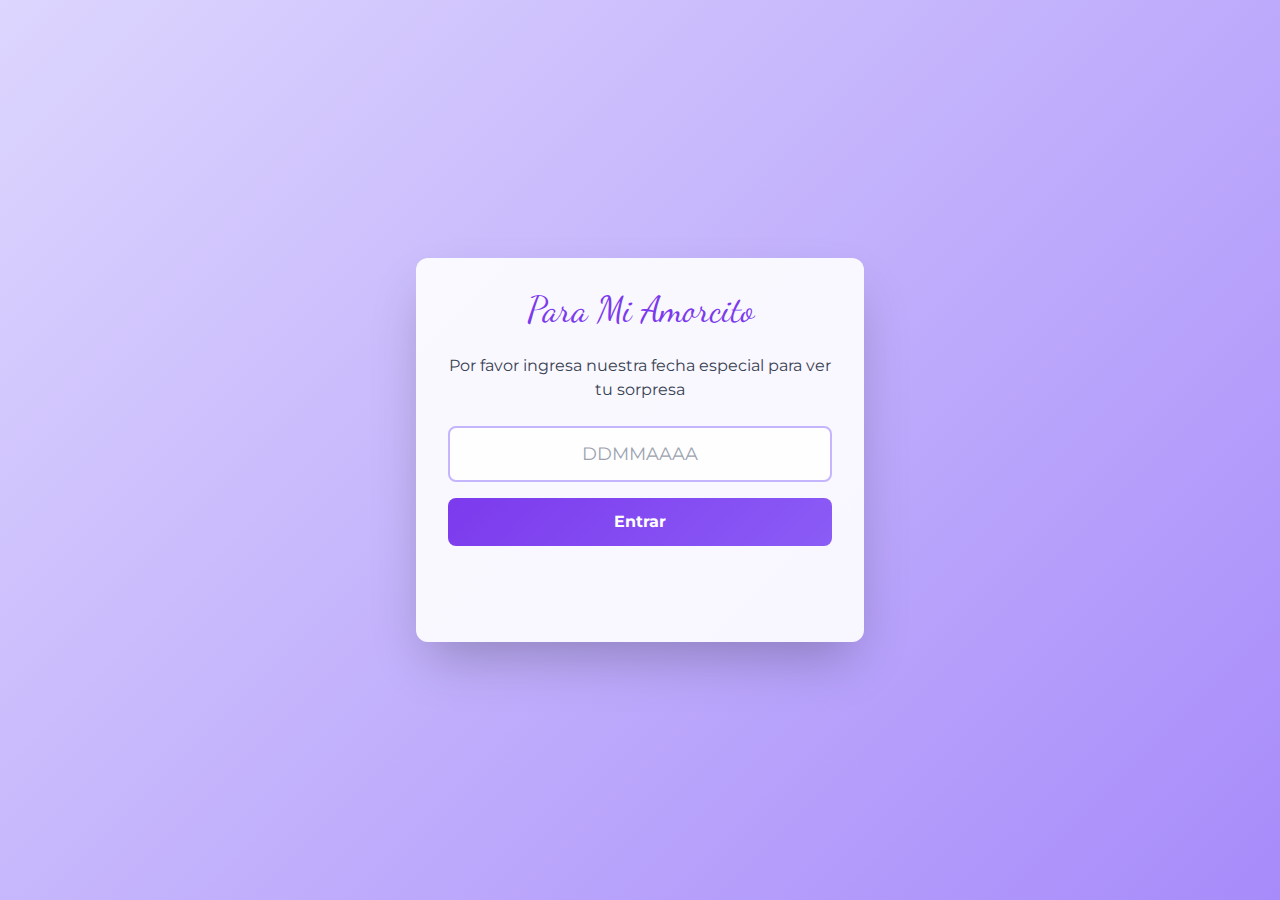
<file: index.html>
<!DOCTYPE html>
<html lang="es">
  <head>
    <meta charset="UTF-8" />
    <title>Index</title>
    <link rel="stylesheet" href="../css/styles.css" />
    
  </head>



  <body>
    <div
      class="login-container flex flex-col items-center justify-center"
      id="loginScreen"
    >
      <div
        class="bg-white bg-opacity-90 p-8 rounded-xl shadow-2xl max-w-md w-full"
      >
        <h1 class="romantic-title text-4xl text-center text-violet-600 mb-6">
          Para Mi Amorcito
        </h1>
        <p class="text-center text-gray-700 mb-6">
          Por favor ingresa nuestra fecha especial para ver tu sorpresa
        </p>
        <div class="mb-4">
          <input
            class="password-input w-full px-4 py-3 rounded-lg text-center text-lg"
            id="passwordInput"
            placeholder="DDMMAAAA"
            type="password"
          />
        </div>
        <div class="text-center">
          <button
            class="btn-login text-white font-bold py-3 px-6 rounded-lg w-full"
            id="loginButton"
          >
            Entrar
          </button>
        </div>
        <p
          class="error-message text-red-500 text-center mt-4"
          id="errorMessage"
        >
          Fecha incorrecta, mi Puchumguita. Intenta de nuevo.
        </p>
      </div>
    </div>
    <script src="../js/script.js"></script>
  </body>
</html>
</file>
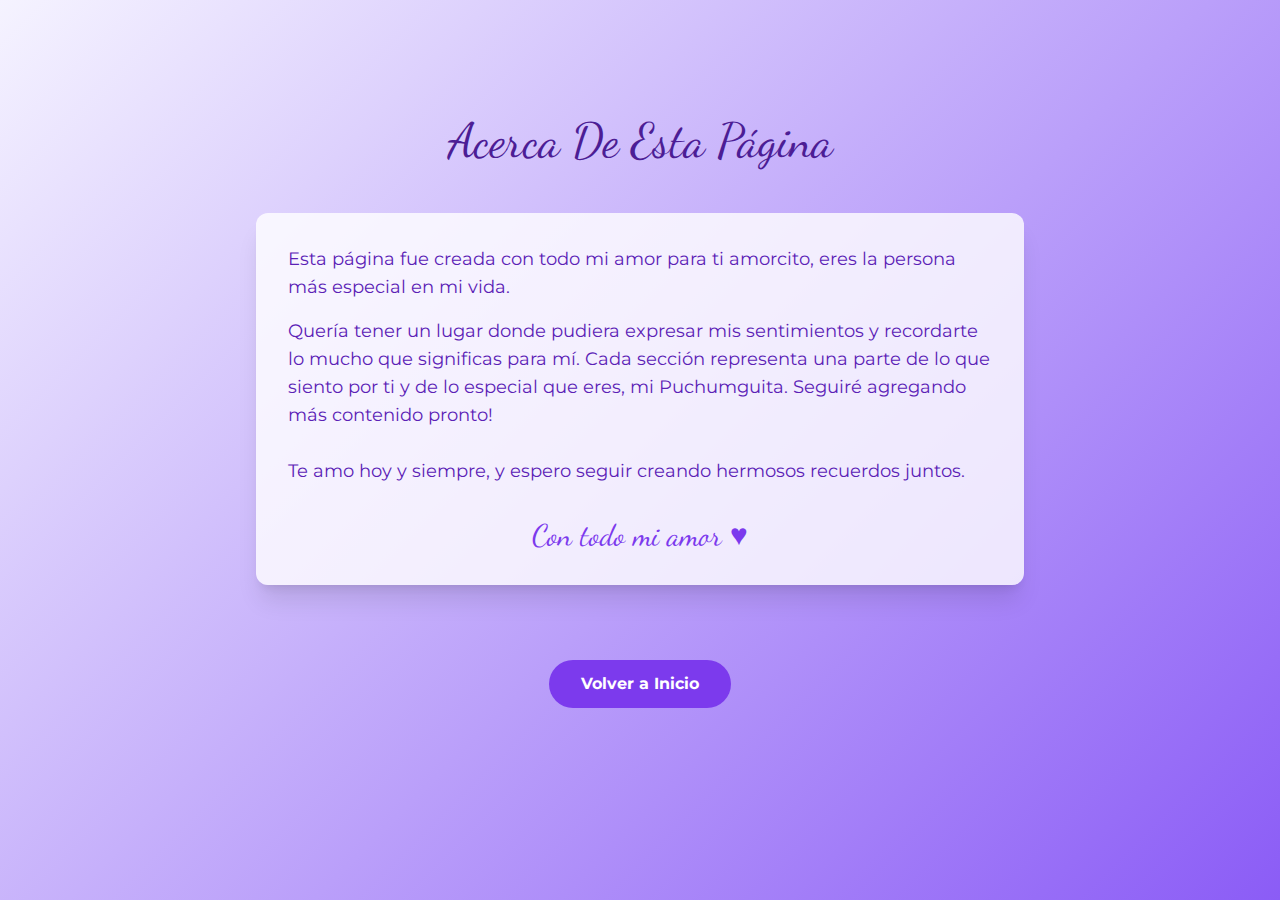
<file: acerca.html>
<!DOCTYPE html>
<html lang="es">
<head>
    <meta charset="UTF-8">
    <title>Section4</title>
    <link rel="stylesheet" href="../css/styles.css">
        <style>
      /* Animación de flores cayendo */
      .flowers {
        position: fixed;
        top: 0;
        left: 0;
        width: 100vw;
        height: 100vh;
        pointer-events: none;
        overflow: hidden;
        z-index: 1;
      }

      .flower {
        position: absolute;
        top: -50px; /* empieza fuera de la pantalla */
        background-image: url('../img/corazon.png');
        background-size: contain;
        background-repeat: no-repeat;
        opacity: 0.8;
        animation-name: fall;
        animation-timing-function: linear;
        animation-iteration-count: infinite;
      }

            .custom-button {
        background-color: #7c3aed;
        color: white;
        padding: 0.75rem 2rem;
        border-radius: 9999px;
        font-weight: bold;
        transition: background-color 0.3s ease;
        margin: 75px;
      }

      .custom-button:hover {
        background-color: #5b21b6;
      }

      @keyframes fall {
        0% {
          transform: translateY(0) rotate(0deg);
          opacity: 0;
        }
        10% {
          opacity: 1;
        }
        100% {
          transform: translateY(110vh) rotate(0deg);
          opacity: 0.8;
        }
      }
    </style>
</head>
<body>
    <section class="section section-4" id="section4">
<div class="container mx-auto px-4 py-16 z-10 relative">
<h2 class="romantic-title text-4xl md:text-5xl text-center text-violet-900 mb-12">Acerca De Esta Página</h2>
<div class="bg-white bg-opacity-80 rounded-xl shadow-xl p-8 max-w-3xl mx-auto">
<p class="text-lg text-violet-800 mb-4">Esta página fue creada con todo mi amor para ti amorcito, eres la persona más especial en mi vida.</p>
<Cada class="text-lg text-violet-800 mb-4">Quería tener un lugar donde pudiera expresar mis sentimientos y recordarte lo mucho que significas para mí. Cada sección representa una parte de lo que siento por ti y de lo especial que eres, mi Puchumguita. Seguiré agregando más contenido pronto!</p> <br>
<p class="text-lg text-violet-800">Te amo hoy y siempre, y espero seguir creando hermosos recuerdos juntos.</p>
<div class="mt-8 text-center">
<p class="romantic-title text-3xl text-violet-600">Con todo mi amor ♥</p>
</div>
</div>
 <div class="flowers" id="flowers"></div>

       <div class="flex justify-center mt-12" id="atras">
        <button class="custom-button" onclick="inicio()" style="margin-inline: 50px;">
          Volver a Inicio
        </button>
      </div>
    </section>
    <script src="../js/script.js"></script>
    <script>
      // Crear flores animadas cayendo
      const flowersContainer = document.getElementById('flowers');
      const flowerCount = 100;

      for (let i = 0; i < flowerCount; i++) {
        const flower = document.createElement('div');
        flower.classList.add('flower');

        // Posición horizontal aleatoria (0 a 100 vw)
        flower.style.left = Math.random() * 100 + 'vw';

        // Tamaño aleatorio entre 20 y 40 px
        const size = 20 + Math.random() * 20;
        flower.style.width = size + 'px';
        flower.style.height = size + 'px';

        // Duración y delay aleatorio para la animación
        flower.style.animationDuration = (5 + Math.random() * 10) + 's';
        flower.style.animationDelay = (Math.random() * 15) + 's';

        flowersContainer.appendChild(flower);
      }

      function inicio() {window.location.href = "hermosa.html";}
    </script>
  </body>
</html>
</file>
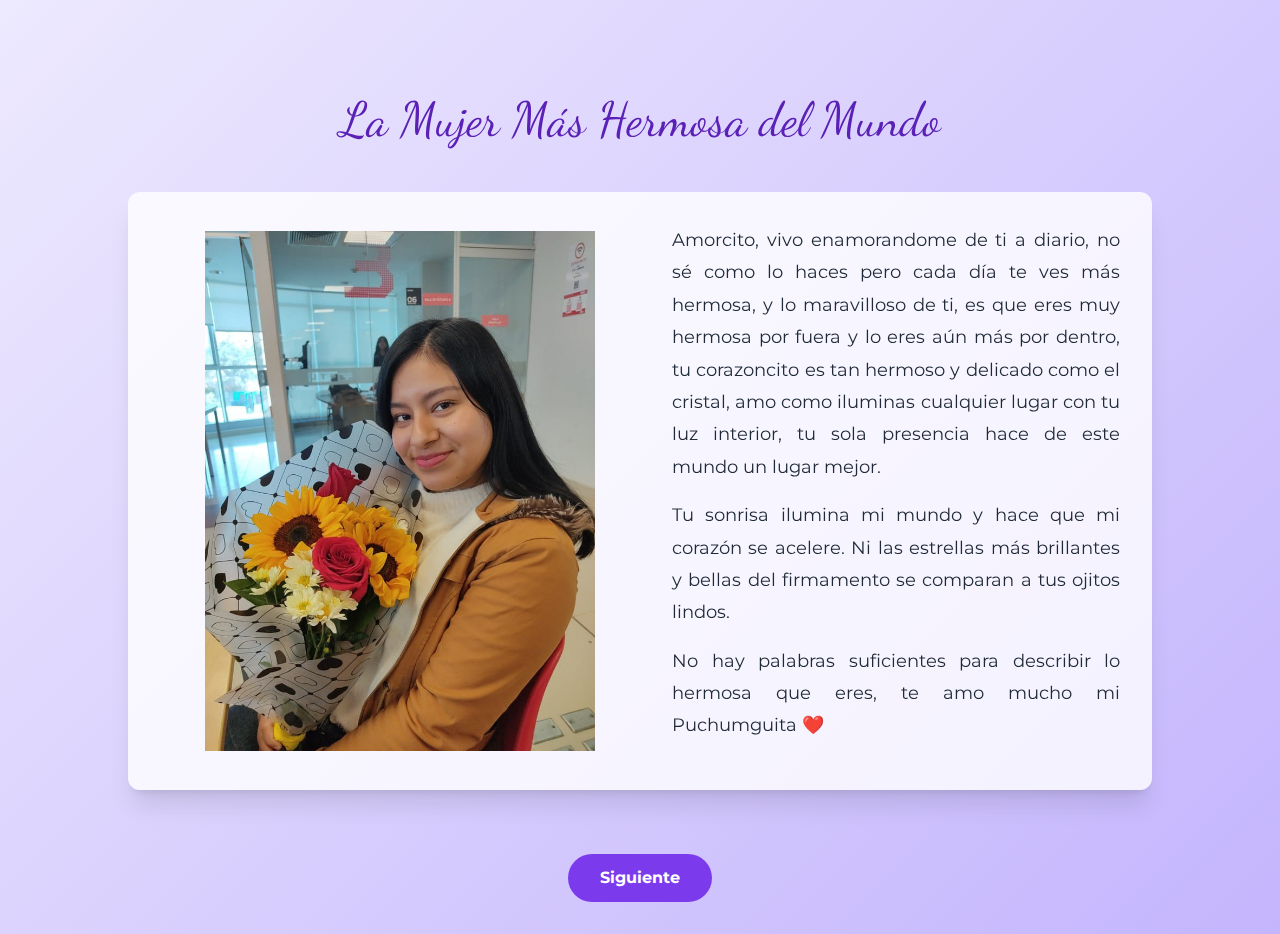
<file: hermosa.html>
<!DOCTYPE html>
<html lang="es">
  <head>
    <meta charset="UTF-8" />
    <title>Section1</title>
    <link rel="stylesheet" href="../css/styles.css" />
    <style>
      /* Animación de flores cayendo */
      .flowers {
        position: fixed;
        top: 0;
        left: 0;
        width: 100vw;
        height: 100vh;
        pointer-events: none;
        overflow: hidden;
        z-index: 1;
      }

      .flower {
        position: absolute;
        top: -50px; /* empieza fuera de la pantalla */
        background-image: url('../img/sunflower.png');
        background-size: contain;
        background-repeat: no-repeat;
        opacity: 0.8;
        animation-name: fall;
        animation-timing-function: linear;
        animation-iteration-count: infinite;
      }

      
            .custom-button {
        background-color: #7c3aed;
        color: white;
        padding: 0.75rem 2rem;
        border-radius: 9999px;
        font-weight: bold;
        transition: background-color 0.3s ease;
      }

      .custom-button:hover {
        background-color: #5b21b6;
      }

      @keyframes fall {
        0% {
          transform: translateY(0) rotate(0deg);
          opacity: 0;
        }
        10% {
          opacity: 1;
        }
        100% {
          transform: translateY(110vh) rotate(360deg);
          opacity: 0.8;
        }
      }
    </style>
  </head>
  <body>
    <section class="section section-1" id="section1">
      <div class="container mx-auto px-4 py-16 z-10 relative">
        <h2
          class="romantic-title text-4xl md:text-5xl text-center text-violet-800 mb-12"
        >
          La Mujer Más Hermosa del Mundo
        </h2>
        <div
          class="bg-white bg-opacity-80 rounded-xl shadow-xl p-8 max-w-5xl mx-auto"
        >
          <div class="flex flex-col md:flex-row items-center">
            <!-- Imagen -->
            <div class="md:w-1/2 mb-6 md:mb-0 flex justify-center">
              <img
                style="height: 520px;"
                src="../img/la_mas_hermosa.jpeg"
                alt="Foto de la mujer más hermosa"
                class="w-auto object-cover rounded-2xl shadow-lg border-4 border-violet-200"
              />
            </div>
            <div class="md:w-1/2 md:pl-8">
              <p
                class="text-lg text-gray-800 mb-4"
                style="text-align: justify; line-height: 1.8;"
              >
                Amorcito, vivo enamorandome de ti a diario, no sé como lo haces
                pero cada día te ves más hermosa, y lo maravilloso de ti, es
                que eres muy hermosa por fuera y lo eres aún más por dentro, tu
                corazoncito es tan hermoso y delicado como el cristal, amo como
                iluminas cualquier lugar con tu luz interior, tu sola presencia
                hace de este mundo un lugar mejor.
              </p>
              <p
                class="text-lg text-gray-800 mb-4"
                style="text-align: justify; line-height: 1.8;"
              >
                Tu sonrisa ilumina mi mundo y hace que mi corazón se acelere.
                Ni las estrellas más brillantes y bellas del firmamento se
                comparan a tus ojitos lindos.
              </p>
              <p
                class="text-lg text-gray-800 mb-4"
                style="text-align: justify; line-height: 1.8;"
              >
                No hay palabras suficientes para describir lo hermosa que eres,
                te amo mucho mi Puchumguita ❤️ ​
              </p>
            </div>
          </div>
        </div>
      </div>
      <!-- Contenedor para las flores -->
      <div class="flowers" id="flowers"></div>

      <div class="flex justify-center mt-12" id="atras">
        <button class="custom-button" onclick="siguiente()" style="margin-inline: 50px;">
          Siguiente
        </button>
      </div>

    </section>
    <script src="../js/script.js"></script>
    <script>
      // Crear flores animadas cayendo
      const flowersContainer = document.getElementById('flowers');
      const flowerCount = 100;

      for (let i = 0; i < flowerCount; i++) {
        const flower = document.createElement('div');
        flower.classList.add('flower');

        // Posición horizontal aleatoria (0 a 100 vw)
        flower.style.left = Math.random() * 100 + 'vw';

        // Tamaño aleatorio entre 20 y 40 px
        const size = 20 + Math.random() * 20;
        flower.style.width = size + 'px';
        flower.style.height = size + 'px';

        // Duración y delay aleatorio para la animación
        flower.style.animationDuration = (5 + Math.random() * 10) + 's';
        flower.style.animationDelay = (Math.random() * 15) + 's';

        flowersContainer.appendChild(flower);
      }

      function siguiente() {window.location.href = "mejor.html";}

    </script>
  </body>
</html>
</file>
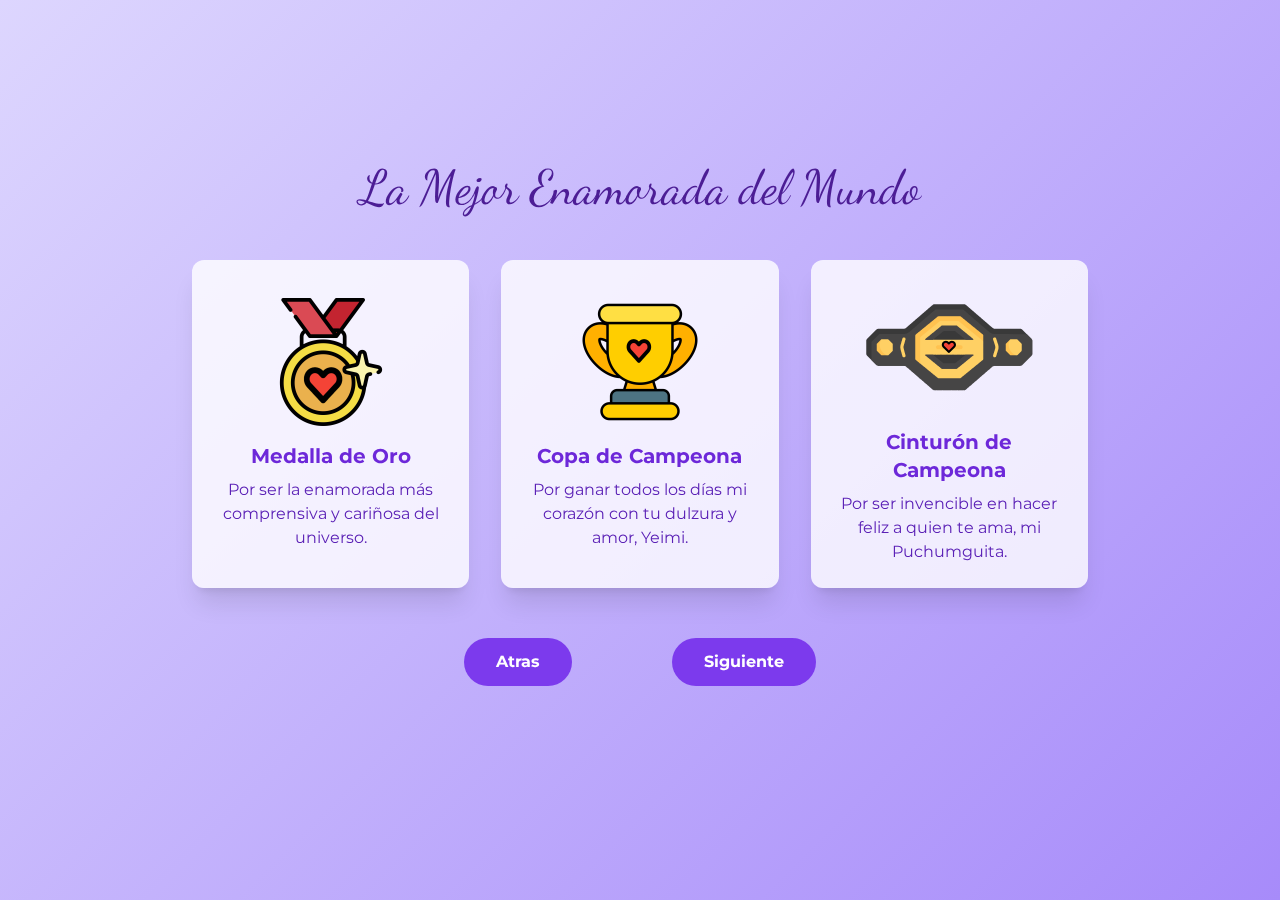
<file: mejor.html>
<!DOCTYPE html>
<html lang="es">
  <head>
    <meta charset="UTF-8" />
    <title>Section2</title>
    <link rel="stylesheet" href="../css/styles.css" />
    <style>
      /* Animación de flores cayendo */
      .flowers {
        position: fixed;
        top: 0;
        left: 0;
        width: 100vw;
        height: 100vh;
        pointer-events: none;
        overflow: hidden;
        z-index: 1;
      }

      .flower {
        position: absolute;
        top: -50px; /* empieza fuera de la pantalla */
        background-image: url('../img/estrella.png');
        background-size: contain;
        background-repeat: no-repeat;
        opacity: 0.8;
        animation-name: fall;
        animation-timing-function: linear;
        animation-iteration-count: infinite;
      }

      @keyframes fall {
        0% {
          transform: translateY(0) rotate(0deg);
          opacity: 0;
        }
        10% {
          opacity: 1;
        }
        100% {
          transform: translateY(110vh) rotate(360deg);
          opacity: 0.8;
        }
      }
     
      .award {
        display: flex;
        flex-direction: column;
        align-items: center;
        justify-content: center;
      }

      .award img {
        width: 128px;
        height: 128px;
        object-fit: contain;
        margin-bottom: 1rem;
      }

      .custom-button {
        background-color: #7c3aed;
        color: white;
        padding: 0.75rem 2rem;
        border-radius: 9999px;
        font-weight: bold;
        transition: background-color 0.3s ease;
      }

      .custom-button:hover {
        background-color: #5b21b6;
      }

      /* Oculto al inicio */
      #extra-award {
        display: none;
      }
    </style>
  </head>
  <body>
    <section class="section section-2" id="section2">
      <div class="container mx-auto px-4 py-16 z-10 relative">
        <h2 class="romantic-title text-4xl md:text-5xl text-center text-violet-900 mb-12">
          La Mejor Enamorada del Mundo
        </h2>

        <!-- Grid de los 3 premios -->
        <div class="grid grid-cols-1 md:grid-cols-3 gap-8 max-w-4xl mx-auto">
          <div class="award bg-white bg-opacity-80 rounded-xl shadow-xl p-6 text-center">
            <img src="../img/medalla.png" alt="Medalla de Oro" />
            <h3 class="text-xl font-bold text-violet-700 mb-2">Medalla de Oro</h3>
            <p class="text-violet-800">
              Por ser la enamorada más comprensiva y cariñosa del universo.
            </p>
          </div>

          <div class="award bg-white bg-opacity-80 rounded-xl shadow-xl p-6 text-center">
            <img src="../img/trofeo.png" alt="Copa de Campeona" />
            <h3 class="text-xl font-bold text-violet-700 mb-2">Copa de Campeona</h3>
            <p class="text-violet-800">
              Por ganar todos los días mi corazón con tu dulzura y amor, Yeimi.
            </p>
          </div>

          <div class="award bg-white bg-opacity-80 rounded-xl shadow-xl p-6 text-center">
            <img src="../img/cinturon.png" alt="Cinturón de Campeona" style="width: 600px;" />
            <h3 class="text-xl font-bold text-violet-700 mb-2">Cinturón de Campeona</h3>
            <p class="text-violet-800">
              Por ser invencible en hacer feliz a quien te ama, mi Puchumguita.
            </p>
          </div>
        </div>


      <div class="h-60 flex items-center justify-center" style="margin: 50px;">

                    <!-- Botón centrado -->
      <div class="flex justify-center mt-12" id="siguiente">
        <button class="custom-button" onclick="atras()"style="margin-inline: 50px;">
          Atras
        </button>
      </div>

      <div class="flex justify-center mt-12" id="atras">
        <button class="custom-button" onclick="mostrarExtraAward()" style="margin-inline: 50px;">
          Siguiente
        </button>
      </div>

      </div>
        <!-- Premio adicional oculto al principio -->
        <div
          id="extra-award"
          class="award bg-white bg-opacity-80 rounded-xl shadow-xl p-6 text-center mt-12 max-w-4xl mx-auto"
        >
          <img src="../img/corona.png" alt="Corona de Reina" style="margin: 0 auto;" />
          <h3 class="text-xl font-bold text-violet-700 mb-2">Corona de Reina</h3>
          <p class="text-violet-800">
            Porque eres la reina de mi vida y de mi corazón!
          </p>
        </div>
      </div>

      <!-- Contenedor para las estrellas animadas -->
      <div class="flowers" id="flowers"></div>
    </section>

    <script src="../js/script.js"></script>
    <script>
      let i = 0;

      function mostrarExtraAward() {
        i++;
        if (i === 1) {
          const extraAward = document.getElementById("extra-award");
          extraAward.style.display = "block";

          // Crear estrellas cayendo solo cuando aparece la corona
          crearEstrellas();

          setTimeout(() => {
            extraAward.scrollIntoView({ behavior: "smooth" });
          }, 100);
        } else if (i === 2) {
          window.location.href = "momentos.html";
        }
      }

      function crearEstrellas() {
        const flowersContainer = document.getElementById('flowers');
        const flowerCount = 100;

        for (let i = 0; i < flowerCount; i++) {
          const flower = document.createElement('div');
          flower.classList.add('flower');

          // Posición horizontal aleatoria
          flower.style.left = Math.random() * 100 + 'vw';

          // Tamaño aleatorio
          const size = 20 + Math.random() * 20;
          flower.style.width = size + 'px';
          flower.style.height = size + 'px';

          // Animación aleatoria
          flower.style.animationDuration = (5 + Math.random() * 10) + 's';
          flower.style.animationDelay = (Math.random() * 15) + 's';

          flowersContainer.appendChild(flower);
        }

        
      }

      function atras() {window.location.href = "hermosa.html";}
    </script>
  </body>
</html>
</file>
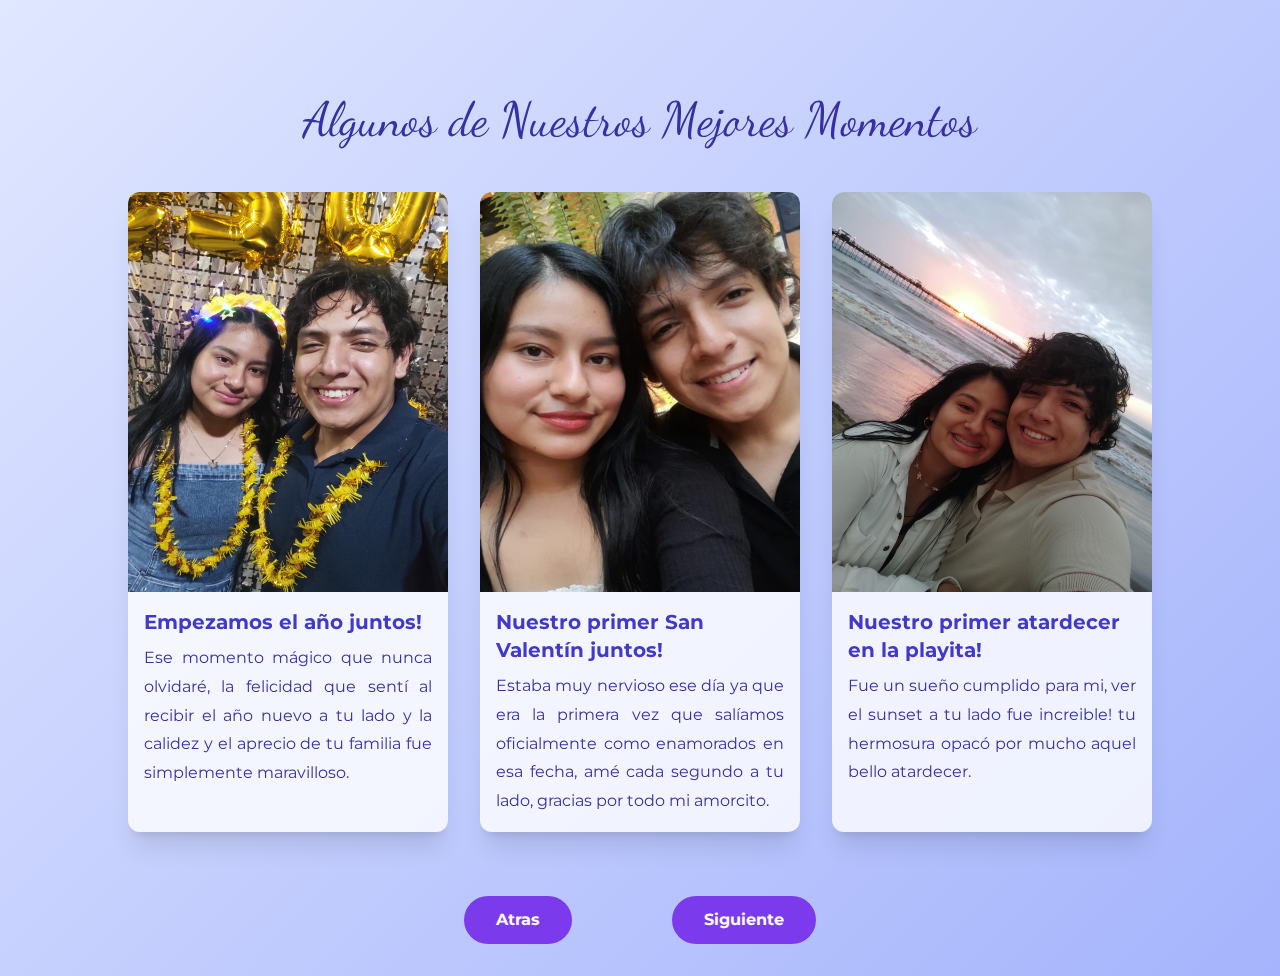
<file: momentos.html>
<!DOCTYPE html>
<html lang="es">
  <head>
    <meta charset="UTF-8" />
    <title>Section3</title>
    <link rel="stylesheet" href="../css/styles.css" />
        <style>
      /* Animación de flores cayendo */
      .flowers {
        position: fixed;
        top: 0;
        left: 0;
        width: 100vw;
        height: 100vh;
        pointer-events: none;
        overflow: hidden;
        z-index: 1;
      }

      .flower {
        position: absolute;
        top: -50px; /* empieza fuera de la pantalla */
        background-image: url('../img/sunflower.png');
        background-size: contain;
        background-repeat: no-repeat;
        opacity: 0.8;
        animation-name: fall;
        animation-timing-function: linear;
        animation-iteration-count: infinite;
      }

            .custom-button {
        background-color: #7c3aed;
        color: white;
        padding: 0.75rem 2rem;
        border-radius: 9999px;
        font-weight: bold;
        transition: background-color 0.3s ease;
      }

      .custom-button:hover {
        background-color: #5b21b6;
      }


      @keyframes fall {
        0% {
          transform: translateY(0) rotate(0deg);
          opacity: 0;
        }
        10% {
          opacity: 1;
        }
        100% {
          transform: translateY(110vh) rotate(360deg);
          opacity: 0.8;
        }
      }
    </style>
  </head>
  <body>
    <section class="section section-3" id="section3">
      <div class="container mx-auto px-4 py-16 z-10 relative">
        <h2 class="romantic-title text-4xl md:text-5xl text-center text-indigo-800 mb-12">
          Algunos de Nuestros Mejores Momentos
        </h2>

        <div class="grid grid-cols-1 md:grid-cols-2 lg:grid-cols-3 gap-8 max-w-5xl mx-auto">
          <!-- Memory Card 1 -->
          <div class="memory-card bg-white bg-opacity-80 rounded-xl shadow-xl overflow-hidden">
            <div class="h-60 bg-indigo-200 flex items-center justify-center">
              <img
                src="../img/nuevo.jpeg"
                alt="Año nuevo!"
                class=""
                style="height: 400px; width: 1500px;"
              />
            </div>

            <div class="p-4">
              <h3 class="text-xl font-bold text-indigo-700 mb-2">
                Empezamos el año juntos!
              </h3>
              <p class="text-indigo-800" style="text-align: justify; line-height: 1.8;">
                Ese momento mágico que nunca olvidaré, la felicidad que sentí al recibir el año nuevo a tu lado y la calidez y el aprecio de tu familia fue simplemente maravilloso.
              </p>
            </div>
          </div>

          <!-- Memory Card 2 -->

          <div class="memory-card bg-white bg-opacity-80 rounded-xl shadow-xl overflow-hidden">
            <div class="h-60 bg-indigo-200 flex items-center justify-center">
              <img
                src="../img/valentin.jpeg"
                alt="Año nuevo!"
                class=""
                style="height: 400px; width: 1500px;"
              />
            </div>
            <div class="p-4">
              <h3 class="text-xl font-bold text-indigo-700 mb-2">
                Nuestro primer San Valentín juntos!
              </h3>
              <p class="text-indigo-800" style="text-align: justify; line-height: 1.8;">
                Estaba muy nervioso ese día ya que era la primera vez que salíamos oficialmente como enamorados en esa fecha, amé cada segundo a tu lado, gracias por todo mi amorcito.
              </p>
            </div>
          </div>

          <!-- Memory Card 1 -->
          <div class="memory-card bg-white bg-opacity-80 rounded-xl shadow-xl overflow-hidden">
            <div class="h-60 bg-indigo-200 flex items-center justify-center">
              <img
                src="../img/playa.jpeg"
                alt="Año nuevo!"
                class=""
                style="height: 400px; width: 1500px;"
              />
            </div>
            <div class="p-4">
              <h3 class="text-xl font-bold text-indigo-700 mb-2">
                Nuestro primer atardecer en la playita!
              </h3>
              <p class="text-indigo-800" style="text-align: justify; line-height: 1.8;">
                Fue un sueño cumplido para mi, ver el sunset a tu lado fue increible! tu hermosura opacó por mucho aquel bello atardecer.
              </p>
            </div>
          </div>
        </div>
      </div>

  <!-- Contenedor para las flores -->
      <div class="flowers" id="flowers"></div>

      <div class="h-60 flex items-center justify-center">

                    <!-- Botón centrado -->
      <div class="flex justify-center mt-12" id="siguiente">
        <button class="custom-button" onclick="atras()"style="margin-inline: 50px;">
          Atras
        </button>
      </div>

      <div class="flex justify-center mt-12" id="atras">
        <button class="custom-button" onclick="siguiente()" style="margin-inline: 50px;">
          Siguiente
        </button>
      </div>

      </div>

    </section>
    <script src="../js/script.js"></script>
    <script>
      // Crear flores animadas cayendo
      const flowersContainer = document.getElementById('flowers');
      const flowerCount = 100;

      for (let i = 0; i < flowerCount; i++) {
        const flower = document.createElement('div');
        flower.classList.add('flower');

        // Posición horizontal aleatoria (0 a 100 vw)
        flower.style.left = Math.random() * 100 + 'vw';

        // Tamaño aleatorio entre 20 y 40 px
        const size = 20 + Math.random() * 20;
        flower.style.width = size + 'px';
        flower.style.height = size + 'px';

        // Duración y delay aleatorio para la animación
        flower.style.animationDuration = (5 + Math.random() * 10) + 's';
        flower.style.animationDelay = (Math.random() * 15) + 's';

        flowersContainer.appendChild(flower);
      }

      function siguiente() {window.location.href = "acerca.html";}
      function atras() {window.location.href = "mejor.html";}

    </script>
  </body>
</html>
</file>
<file: css/styles.css>
@import url("https://fonts.googleapis.com/css2?family=Dancing+Script:wght@400;700&family=Montserrat:wght@300;400;600;700&display=swap");

body {
  font-family: "Montserrat", sans-serif;
  background-color: #f5f3ff;
  overflow-x: hidden;
}

.romantic-title {
  font-family: "Dancing Script", cursive;
}

.login-container {
  height: 100vh;
  background: linear-gradient(135deg, #ddd6fe 0%, #a78bfa 100%);
}

.main-container {
  display: none;
}

.heart {
  position: absolute;
  width: 20px;
  height: 20px;
  background-color: #e11d48; /* Cambiado a rojo */
  transform: rotate(45deg);
  animation: float 15s linear infinite;
  opacity: 0.8;
}

.heart:before,
.heart:after {
  content: "";
  width: 20px;
  height: 20px;
  background-color: #e11d48; /* Cambiado a rojo */
  border-radius: 50%;
  position: absolute;
}

.heart:before {
  top: -10px;
  left: 0;
}

.heart:after {
  top: 0;
  left: -10px;
}

.sunflower {
  position: absolute;
  animation: float 20s linear infinite;
}

@keyframes float {
  0% {
    transform: translateY(0) rotate(45deg);
    opacity: 0;
  }
  10% {
    opacity: 0.8;
  }
  90% {
    opacity: 0.8;
  }
  100% {
    transform: translateY(-100vh) rotate(45deg);
    opacity: 0;
  }
}

.section {
  min-height: 100vh;
  padding: 2rem;
  display: flex;
  flex-direction: column;
  justify-content: center;
  align-items: center;
  position: relative;
  overflow: hidden;
}

.section-1 {
  background: linear-gradient(135deg, #ede9fe 0%, #c4b5fd 100%);
}

.section-2 {
  background: linear-gradient(135deg, #ddd6fe 0%, #a78bfa 100%);
}

.section-3 {
  background: linear-gradient(135deg, #e0e7ff 0%, #a5b4fc 100%);
}

.section-4 {
  background: linear-gradient(135deg, #f5f3ff 0%, #8b5cf6 100%);
}

.award {
  transition: transform 0.3s ease;
}

.award:hover {
  transform: scale(1.1);
}

.memory-card {
  transition: transform 0.5s ease;
  perspective: 1000px;
}

.memory-card:hover {
  transform: translateY(-10px);
}

.nav-link {
  position: relative;
}

.nav-link::after {
  content: "";
  position: absolute;
  width: 0;
  height: 2px;
  bottom: -2px;
  left: 0;
  background-color: #7c3aed;
  transition: width 0.3s ease;
}

.nav-link:hover::after {
  width: 100%;
}

.password-input {
  background: rgba(255, 255, 255, 0.8);
  border: 2px solid #c4b5fd;
  transition: all 0.3s ease;
}

.password-input:focus {
  border-color: #7c3aed;
  box-shadow: 0 0 15px rgba(124, 58, 237, 0.3);
}

.btn-login {
  background: linear-gradient(135deg, #7c3aed 0%, #8b5cf6 100%);
  transition: all 0.3s ease;
}

.btn-login:hover {
  transform: translateY(-3px);
  box-shadow: 0 10px 15px rgba(124, 58, 237, 0.3);
}

.error-message {
  opacity: 0;
  transform: translateY(-10px);
  transition: all 0.3s ease;
}

.error-message.show {
  opacity: 1;
  transform: translateY(0);
}

*,
::before,
::after {
  --tw-border-spacing-x: 0;
  --tw-border-spacing-y: 0;
  --tw-translate-x: 0;
  --tw-translate-y: 0;
  --tw-rotate: 0;
  --tw-skew-x: 0;
  --tw-skew-y: 0;
  --tw-scale-x: 1;
  --tw-scale-y: 1;
  --tw-pan-x: ;
  --tw-pan-y: ;
  --tw-pinch-zoom: ;
  --tw-scroll-snap-strictness: proximity;
  --tw-gradient-from-position: ;
  --tw-gradient-via-position: ;
  --tw-gradient-to-position: ;
  --tw-ordinal: ;
  --tw-slashed-zero: ;
  --tw-numeric-figure: ;
  --tw-numeric-spacing: ;
  --tw-numeric-fraction: ;
  --tw-ring-inset: ;
  --tw-ring-offset-width: 0px;
  --tw-ring-offset-color: #fff;
  --tw-ring-color: rgb(59 130 246 / 0.5);
  --tw-ring-offset-shadow: 0 0 #0000;
  --tw-ring-shadow: 0 0 #0000;
  --tw-shadow: 0 0 #0000;
  --tw-shadow-colored: 0 0 #0000;
  --tw-blur: ;
  --tw-brightness: ;
  --tw-contrast: ;
  --tw-grayscale: ;
  --tw-hue-rotate: ;
  --tw-invert: ;
  --tw-saturate: ;
  --tw-sepia: ;
  --tw-drop-shadow: ;
  --tw-backdrop-blur: ;
  --tw-backdrop-brightness: ;
  --tw-backdrop-contrast: ;
  --tw-backdrop-grayscale: ;
  --tw-backdrop-hue-rotate: ;
  --tw-backdrop-invert: ;
  --tw-backdrop-opacity: ;
  --tw-backdrop-saturate: ;
  --tw-backdrop-sepia: ;
  --tw-contain-size: ;
  --tw-contain-layout: ;
  --tw-contain-paint: ;
  --tw-contain-style: ;
}
::backdrop {
  --tw-border-spacing-x: 0;
  --tw-border-spacing-y: 0;
  --tw-translate-x: 0;
  --tw-translate-y: 0;
  --tw-rotate: 0;
  --tw-skew-x: 0;
  --tw-skew-y: 0;
  --tw-scale-x: 1;
  --tw-scale-y: 1;
  --tw-pan-x: ;
  --tw-pan-y: ;
  --tw-pinch-zoom: ;
  --tw-scroll-snap-strictness: proximity;
  --tw-gradient-from-position: ;
  --tw-gradient-via-position: ;
  --tw-gradient-to-position: ;
  --tw-ordinal: ;
  --tw-slashed-zero: ;
  --tw-numeric-figure: ;
  --tw-numeric-spacing: ;
  --tw-numeric-fraction: ;
  --tw-ring-inset: ;
  --tw-ring-offset-width: 0px;
  --tw-ring-offset-color: #fff;
  --tw-ring-color: rgb(59 130 246 / 0.5);
  --tw-ring-offset-shadow: 0 0 #0000;
  --tw-ring-shadow: 0 0 #0000;
  --tw-shadow: 0 0 #0000;
  --tw-shadow-colored: 0 0 #0000;
  --tw-blur: ;
  --tw-brightness: ;
  --tw-contrast: ;
  --tw-grayscale: ;
  --tw-hue-rotate: ;
  --tw-invert: ;
  --tw-saturate: ;
  --tw-sepia: ;
  --tw-drop-shadow: ;
  --tw-backdrop-blur: ;
  --tw-backdrop-brightness: ;
  --tw-backdrop-contrast: ;
  --tw-backdrop-grayscale: ;
  --tw-backdrop-hue-rotate: ;
  --tw-backdrop-invert: ;
  --tw-backdrop-opacity: ;
  --tw-backdrop-saturate: ;
  --tw-backdrop-sepia: ;
  --tw-contain-size: ;
  --tw-contain-layout: ;
  --tw-contain-paint: ;
  --tw-contain-style: ;
} /* ! tailwindcss v3.4.16 | MIT License | https://tailwindcss.com */
*,
::after,
::before {
  box-sizing: border-box;
  border-width: 0;
  border-style: solid;
  border-color: #e5e7eb;
}
::after,
::before {
  --tw-content: "";
}
:host,
html {
  line-height: 1.5;
  -webkit-text-size-adjust: 100%;
  -moz-tab-size: 4;
  tab-size: 4;
  font-family: ui-sans-serif, system-ui, sans-serif, "Apple Color Emoji",
    "Segoe UI Emoji", "Segoe UI Symbol", "Noto Color Emoji";
  font-feature-settings: normal;
  font-variation-settings: normal;
  -webkit-tap-highlight-color: transparent;
}
body {
  margin: 0;
  line-height: inherit;
}
hr {
  height: 0;
  color: inherit;
  border-top-width: 1px;
}
abbr:where([title]) {
  -webkit-text-decoration: underline dotted;
  text-decoration: underline dotted;
}
h1,
h2,
h3,
h4,
h5,
h6 {
  font-size: inherit;
  font-weight: inherit;
}
a {
  color: inherit;
  text-decoration: inherit;
}
b,
strong {
  font-weight: bolder;
}
code,
kbd,
pre,
samp {
  font-family: ui-monospace, SFMono-Regular, Menlo, Monaco, Consolas,
    "Liberation Mono", "Courier New", monospace;
  font-feature-settings: normal;
  font-variation-settings: normal;
  font-size: 1em;
}
small {
  font-size: 80%;
}
sub,
sup {
  font-size: 75%;
  line-height: 0;
  position: relative;
  vertical-align: baseline;
}
sub {
  bottom: -0.25em;
}
sup {
  top: -0.5em;
}
table {
  text-indent: 0;
  border-color: inherit;
  border-collapse: collapse;
}
button,
input,
optgroup,
select,
textarea {
  font-family: inherit;
  font-feature-settings: inherit;
  font-variation-settings: inherit;
  font-size: 100%;
  font-weight: inherit;
  line-height: inherit;
  letter-spacing: inherit;
  color: inherit;
  margin: 0;
  padding: 0;
}
button,
select {
  text-transform: none;
}
button,
input:where([type="button"]),
input:where([type="reset"]),
input:where([type="submit"]) {
  -webkit-appearance: button;
  background-color: transparent;
  background-image: none;
}
:-moz-focusring {
  outline: auto;
}
:-moz-ui-invalid {
  box-shadow: none;
}
progress {
  vertical-align: baseline;
}
::-webkit-inner-spin-button,
::-webkit-outer-spin-button {
  height: auto;
}
[type="search"] {
  -webkit-appearance: textfield;
  outline-offset: -2px;
}
::-webkit-search-decoration {
  -webkit-appearance: none;
}
::-webkit-file-upload-button {
  -webkit-appearance: button;
  font: inherit;
}
summary {
  display: list-item;
}
blockquote,
dd,
dl,
figure,
h1,
h2,
h3,
h4,
h5,
h6,
hr,
p,
pre {
  margin: 0;
}
fieldset {
  margin: 0;
  padding: 0;
}
legend {
  padding: 0;
}
menu,
ol,
ul {
  list-style: none;
  margin: 0;
  padding: 0;
}
dialog {
  padding: 0;
}
textarea {
  resize: vertical;
}
input::placeholder,
textarea::placeholder {
  opacity: 1;
  color: #9ca3af;
}
[role="button"],
button {
  cursor: pointer;
}
:disabled {
  cursor: default;
}
audio,
canvas,
embed,
iframe,
img,
object,
svg,
video {
  display: block;
  vertical-align: middle;
}
img,
video {
  max-width: 100%;
  height: auto;
}
[hidden]:where(:not([hidden="until-found"])) {
  display: none;
}
.container {
  width: 100%;
}
@media (min-width: 640px) {
  .container {
    max-width: 640px;
  }
}
@media (min-width: 768px) {
  .container {
    max-width: 768px;
  }
}
@media (min-width: 1024px) {
  .container {
    max-width: 1024px;
  }
}
@media (min-width: 1280px) {
  .container {
    max-width: 1280px;
  }
}
@media (min-width: 1536px) {
  .container {
    max-width: 1536px;
  }
}
.fixed {
  position: fixed;
}
.relative {
  position: relative;
}
.z-10 {
  z-index: 10;
}
.z-50 {
  z-index: 50;
}
.mx-auto {
  margin-left: auto;
  margin-right: auto;
}
.mb-12 {
  margin-bottom: 3rem;
}
.mb-2 {
  margin-bottom: 0.5rem;
}
.mb-4 {
  margin-bottom: 1rem;
}
.mb-6 {
  margin-bottom: 1.5rem;
}
.mt-2 {
  margin-top: 0.5rem;
}
.mt-4 {
  margin-top: 1rem;
}
.mt-8 {
  margin-top: 2rem;
}
.block {
  display: block;
}
.flex {
  display: flex;
}
.grid {
  display: grid;
}
.hidden {
  display: none;
}
.h-24 {
  height: 6rem;
}
.h-32 {
  height: 8rem;
}
.h-48 {
  height: 12rem;
}
.h-6 {
  height: 1.5rem;
}
.h-auto {
  height: auto;
}
.w-24 {
  width: 6rem;
}
.w-32 {
  width: 8rem;
}
.w-6 {
  width: 1.5rem;
}
.w-full {
  width: 100%;
}
.max-w-3xl {
  max-width: 48rem;
}
.max-w-4xl {
  max-width: 56rem;
}
.max-w-5xl {
  max-width: 64rem;
}
.max-w-md {
  max-width: 28rem;
}
.grid-cols-1 {
  grid-template-columns: repeat(1, minmax(0, 1fr));
}
.flex-col {
  flex-direction: column;
}
.items-center {
  align-items: center;
}
.justify-center {
  justify-content: center;
}
.justify-between {
  justify-content: space-between;
}
.gap-8 {
  gap: 2rem;
}
.space-x-6 > :not([hidden]) ~ :not([hidden]) {
  --tw-space-x-reverse: 0;
  margin-right: calc(1.5rem * var(--tw-space-x-reverse));
  margin-left: calc(1.5rem * calc(1 - var(--tw-space-x-reverse)));
}
.overflow-hidden {
  overflow: hidden;
}
.rounded-lg {
  border-radius: 0.5rem;
}
.rounded-xl {
  border-radius: 0.75rem;
}
.bg-indigo-200 {
  --tw-bg-opacity: 1;
  background-color: rgb(199 210 254 / var(--tw-bg-opacity, 1));
}
.bg-violet-100 {
  --tw-bg-opacity: 1;
  background-color: rgb(237 233 254 / var(--tw-bg-opacity, 1));
}
.bg-violet-50 {
  --tw-bg-opacity: 1;
  background-color: rgb(245 243 255 / var(--tw-bg-opacity, 1));
}
.bg-violet-900 {
  --tw-bg-opacity: 1;
  background-color: rgb(76 29 149 / var(--tw-bg-opacity, 1));
}
.bg-white {
  --tw-bg-opacity: 1;
  background-color: rgb(255 255 255 / var(--tw-bg-opacity, 1));
}
.bg-opacity-80 {
  --tw-bg-opacity: 0.8;
}
.bg-opacity-90 {
  --tw-bg-opacity: 0.9;
}
.bg-gradient-to-r {
  background-image: linear-gradient(to right, var(--tw-gradient-stops));
}
.from-violet-200 {
  --tw-gradient-from: #ddd6fe var(--tw-gradient-from-position);
  --tw-gradient-to: rgb(221 214 254 / 0) var(--tw-gradient-to-position);
  --tw-gradient-stops: var(--tw-gradient-from), var(--tw-gradient-to);
}
.to-violet-300 {
  --tw-gradient-to: #c4b5fd var(--tw-gradient-to-position);
}
.p-4 {
  padding: 1rem;
}
.p-6 {
  padding: 1.5rem;
}
.p-8 {
  padding: 2rem;
}
.px-4 {
  padding-left: 1rem;
  padding-right: 1rem;
}
.px-6 {
  padding-left: 1.5rem;
  padding-right: 1.5rem;
}
.py-16 {
  padding-top: 4rem;
  padding-bottom: 4rem;
}
.py-2 {
  padding-top: 0.5rem;
  padding-bottom: 0.5rem;
}
.py-3 {
  padding-top: 0.75rem;
  padding-bottom: 0.75rem;
}
.py-6 {
  padding-top: 1.5rem;
  padding-bottom: 1.5rem;
}
.py-8 {
  padding-top: 2rem;
  padding-bottom: 2rem;
}
.pb-8 {
  padding-bottom: 2rem;
}
.pt-16 {
  padding-top: 4rem;
}
.text-center {
  text-align: center;
}
.text-2xl {
  font-size: 1.5rem;
  line-height: 2rem;
}
.text-3xl {
  font-size: 1.875rem;
  line-height: 2.25rem;
}
.text-4xl {
  font-size: 2.25rem;
  line-height: 2.5rem;
}
.text-lg {
  font-size: 1.125rem;
  line-height: 1.75rem;
}
.text-xl {
  font-size: 1.25rem;
  line-height: 1.75rem;
}
.font-bold {
  font-weight: 700;
}
.font-medium {
  font-weight: 500;
}
.text-gray-700 {
  --tw-text-opacity: 1;
  color: rgb(55 65 81 / var(--tw-text-opacity, 1));
}
.text-gray-800 {
  --tw-text-opacity: 1;
  color: rgb(31 41 55 / var(--tw-text-opacity, 1));
}
.text-indigo-500 {
  --tw-text-opacity: 1;
  color: rgb(99 102 241 / var(--tw-text-opacity, 1));
}
.text-indigo-700 {
  --tw-text-opacity: 1;
  color: rgb(67 56 202 / var(--tw-text-opacity, 1));
}
.text-indigo-800 {
  --tw-text-opacity: 1;
  color: rgb(55 48 163 / var(--tw-text-opacity, 1));
}
.text-red-500 {
  --tw-text-opacity: 1;
  color: rgb(239 68 68 / var(--tw-text-opacity, 1));
}
.text-violet-600 {
  --tw-text-opacity: 1;
  color: rgb(124 58 237 / var(--tw-text-opacity, 1));
}
.text-violet-700 {
  --tw-text-opacity: 1;
  color: rgb(109 40 217 / var(--tw-text-opacity, 1));
}
.text-violet-800 {
  --tw-text-opacity: 1;
  color: rgb(91 33 182 / var(--tw-text-opacity, 1));
}
.text-violet-900 {
  --tw-text-opacity: 1;
  color: rgb(76 29 149 / var(--tw-text-opacity, 1));
}
.text-white {
  --tw-text-opacity: 1;
  color: rgb(255 255 255 / var(--tw-text-opacity, 1));
}
.shadow-2xl {
  --tw-shadow: 0 25px 50px -12px rgb(0 0 0 / 0.25);
  --tw-shadow-colored: 0 25px 50px -12px var(--tw-shadow-color);
  box-shadow: var(--tw-ring-offset-shadow, 0 0 #0000),
    var(--tw-ring-shadow, 0 0 #0000), var(--tw-shadow);
}
.shadow-md {
  --tw-shadow: 0 4px 6px -1px rgb(0 0 0 / 0.1), 0 2px 4px -2px rgb(0 0 0 / 0.1);
  --tw-shadow-colored: 0 4px 6px -1px var(--tw-shadow-color),
    0 2px 4px -2px var(--tw-shadow-color);
  box-shadow: var(--tw-ring-offset-shadow, 0 0 #0000),
    var(--tw-ring-shadow, 0 0 #0000), var(--tw-shadow);
}
.shadow-xl {
  --tw-shadow: 0 20px 25px -5px rgb(0 0 0 / 0.1),
    0 8px 10px -6px rgb(0 0 0 / 0.1);
  --tw-shadow-colored: 0 20px 25px -5px var(--tw-shadow-color),
    0 8px 10px -6px var(--tw-shadow-color);
  box-shadow: var(--tw-ring-offset-shadow, 0 0 #0000),
    var(--tw-ring-shadow, 0 0 #0000), var(--tw-shadow);
}
.hover\:bg-violet-200:hover {
  --tw-bg-opacity: 1;
  background-color: rgb(221 214 254 / var(--tw-bg-opacity, 1));
}
.hover\:text-violet-600:hover {
  --tw-text-opacity: 1;
  color: rgb(124 58 237 / var(--tw-text-opacity, 1));
}
@media (min-width: 768px) {
  .md\:mb-0 {
    margin-bottom: 0px;
  }
  .md\:flex {
    display: flex;
  }
  .md\:hidden {
    display: none;
  }
  .md\:w-1\/2 {
    width: 50%;
  }
  .md\:grid-cols-2 {
    grid-template-columns: repeat(2, minmax(0, 1fr));
  }
  .md\:grid-cols-3 {
    grid-template-columns: repeat(3, minmax(0, 1fr));
  }
  .md\:flex-row {
    flex-direction: row;
  }
  .md\:pl-8 {
    padding-left: 2rem;
  }
  .md\:text-5xl {
    font-size: 3rem;
    line-height: 1;
  }
}
@media (min-width: 1024px) {
  .lg\:grid-cols-3 {
    grid-template-columns: repeat(3, minmax(0, 1fr));
  }
}
</file>
